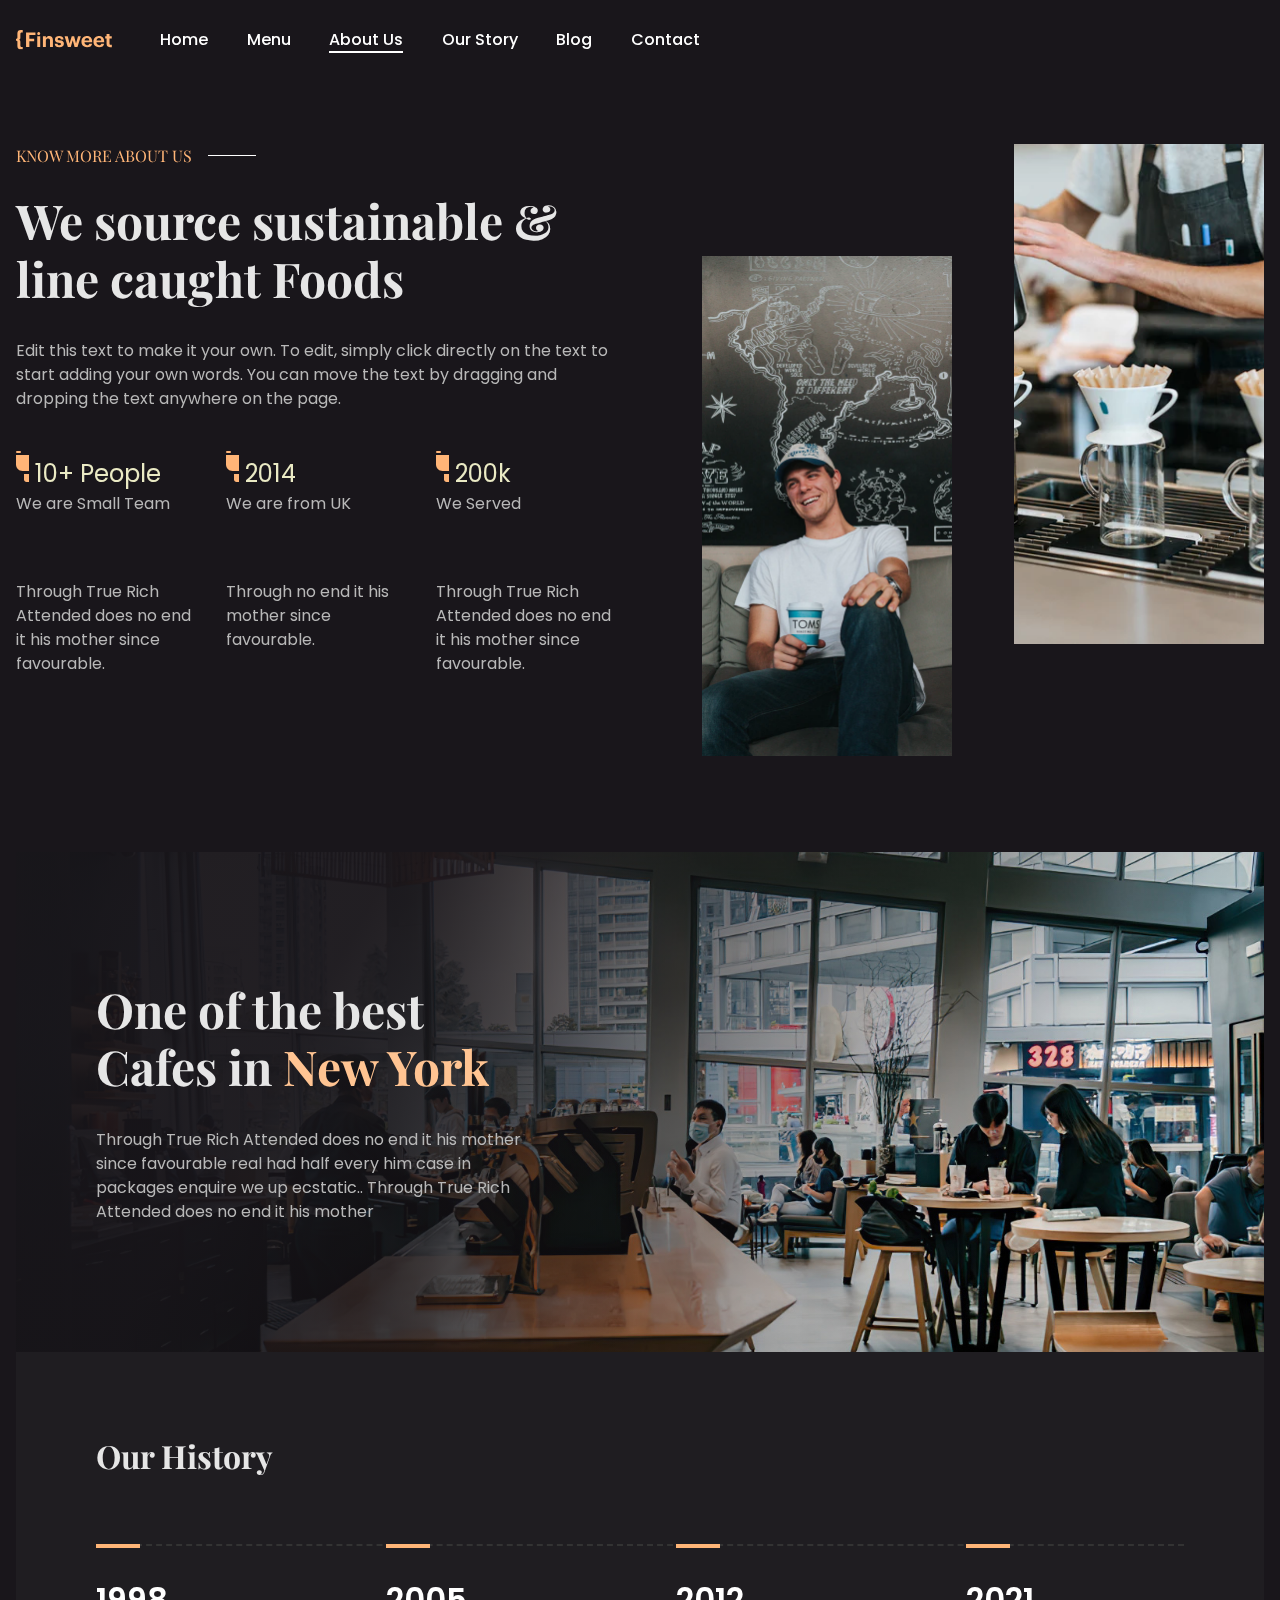
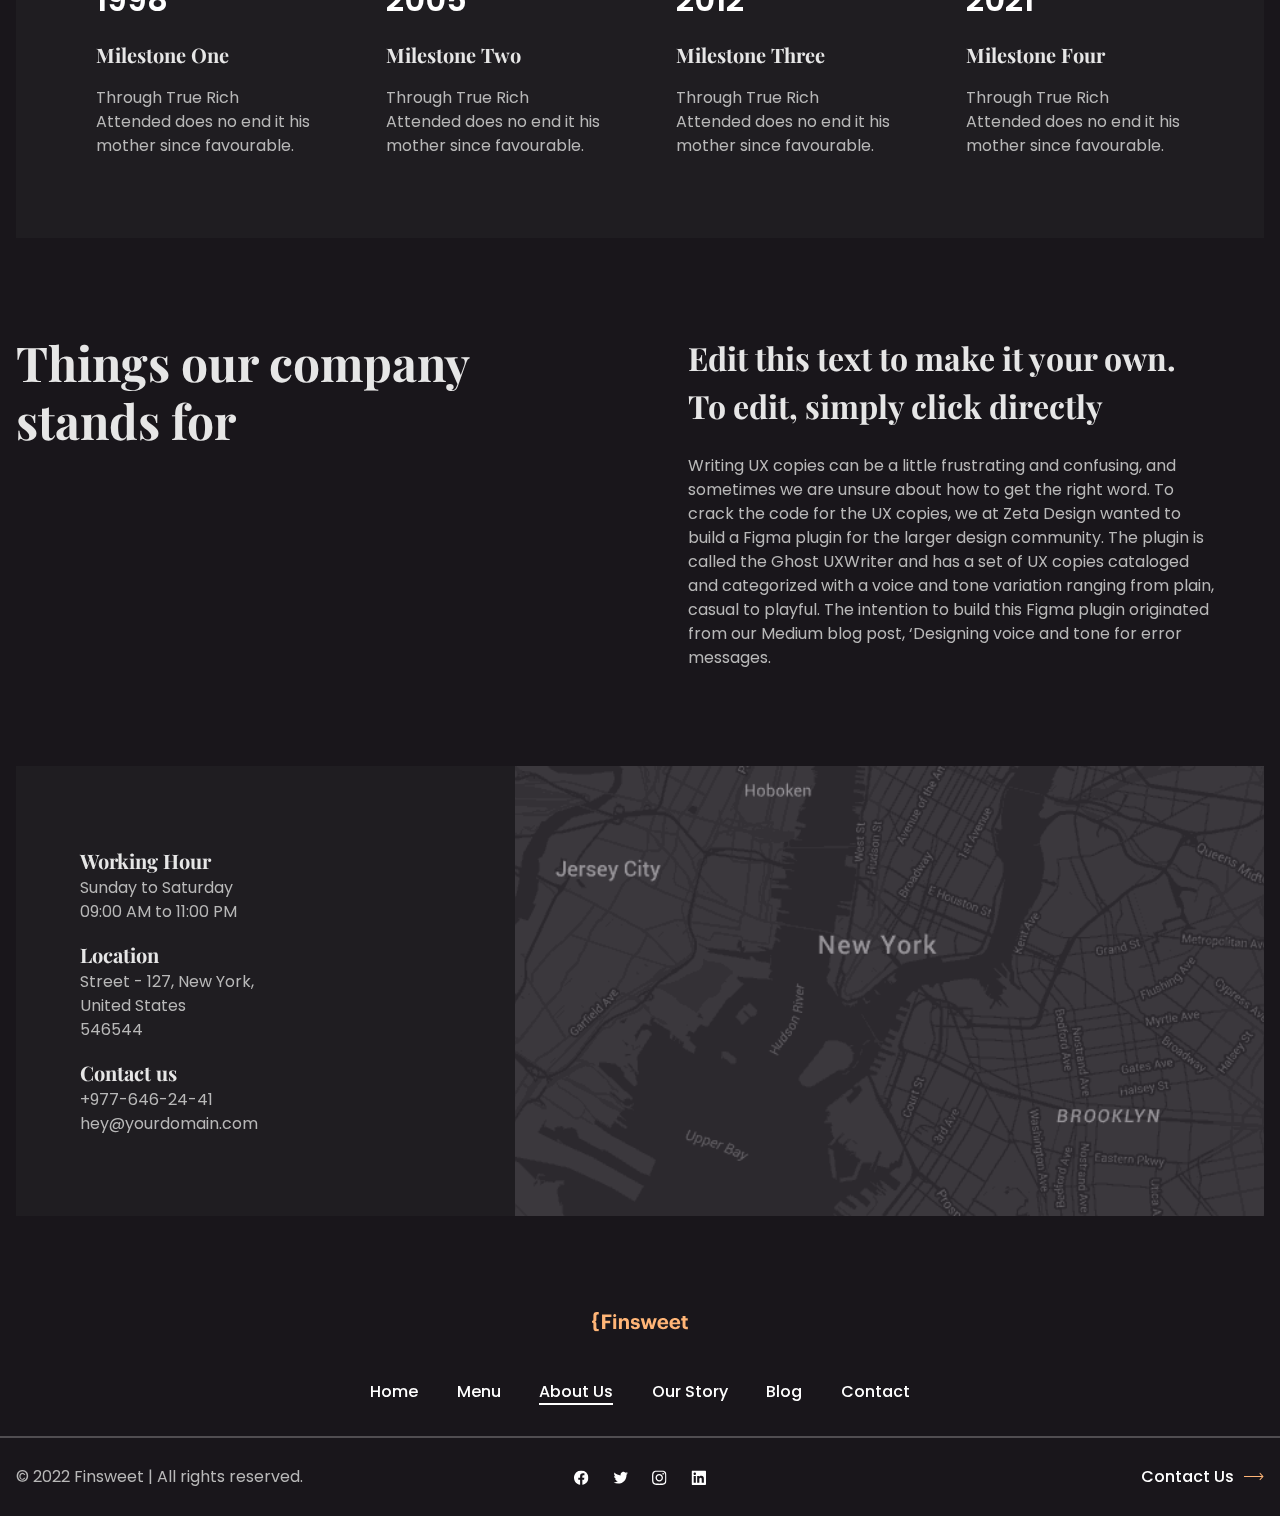
<file: about.html>
<!DOCTYPE html>
<html lang="en">

<head>
   <meta charset="utf-8">
   <meta name="viewport" content="width=device-width initial-scale=1">
   <link rel="preconnect" href="https://fonts.googleapis.com">
   <link rel="preconnect" href="https://fonts.gstatic.com" crossorigin>
   <link
      href="https://fonts.googleapis.com/css2?family=Playfair+Display:wght@400;500;700&family=Poppins:wght@400;500;600&display=swap"
      rel="stylesheet">
   <link rel="stylesheet" href="css/reset.css">
   <link rel="stylesheet" href="css/style.css">
   <link rel="icon" type="image/x-icon" href="img/favicon.ico">
   <title>About | Finsweet</title>
</head>

<body class="page">


   <header class="header page__header">
      <div class="container">
         <div class="header__inner">
            <div class="logo header__logo">
               <a href="index.html">
                  <img class="logo__img" src="img/logo.svg" alt="logo">
               </a>
            </div>

            <img class="header__hamburger" src="img/hamburger.svg" alt="">

            <nav class="nav header__nav">
               <ul class="nav__list">
                  <li class="nav__list-item ">
                     <a class="nav__link" href="index.html">Home</a>
                  </li>

                  <li class="nav__list-item">
                     <a class="nav__link" href="menu.html">Menu</a>
                  </li>

                  <li class="nav__list-item">
                     <a class="nav__link nav__link--active" href="about.html">About Us</a>
                  </li>

                  <li class="nav__list-item">
                     <a class="nav__link" href="story.html">Our Story</a>
                  </li>

                  <li class="nav__list-item">
                     <a class="nav__link" href="blog.html">Blog</a>
                  </li>

                  <li class="nav__list-item">
                     <a class="nav__link" href="contact.html">Contact</a>
                  </li>
               </ul>
            </nav>
         </div>
      </div>
   </header>

   <main class="about-main page__about-main">
      <section class="about-content about-main__about-content">
         <div class="container">
            <div class="home-about__inner">
               <div class="home-about__content">
                  <h1 class="title title--xs title--margin_s">KNOW MORE ABOUT US</h1>
                  <h2 class="title title--l title--margin_m">We source sustainable & line caught Foods</h2>
                  <p>
                     Edit this text to make it your own. To edit, simply click directly on the text to start
                     adding your own words. You can move the text by dragging and dropping the text anywhere on
                     the page.
                  </p>

                  <div class="home-about__info">
                     <div class="info-item home-about__info-item">
                        <img class="info-item__img" src="img/icon/about-icon.svg" alt="">
                        <span class="info-item__subtitle">10+ People</span>
                        <p class="text info-item__text">We are Small Team</p>
                        <p class="text info-item__text">Through True Rich Attended does no end it his mother
                           since favourable.</p>
                     </div>

                     <div class="info-item home-about__info-item">
                        <img class="info-item__img" src="img/icon/about-icon.svg" alt="">
                        <span class="info-item__subtitle">2014</span>
                        <p class="text info-item__text">We are from UK</p>
                        <p class="text info-item__text">Through no end it his mother since favourable.</p>
                     </div>

                     <div class="info-item home-about__info-item">
                        <img class="info-item__img" src="img/icon/about-icon.svg" alt="">
                        <span class="info-item__subtitle">200k</span>
                        <p class="text info-item__text">We Served</p>
                        <p class="text info-item__text">Through True Rich Attended does no end it his mother
                           since favourable.</p>
                     </div>
                  </div>
               </div> <!-- /.home-about__content -->

               <div class="side-img-wrapper">
                  <img class="side-img side-img-wrapper__side-img side-img-wrapper__side-img--bottom"
                     src="img/about/staff2.png" alt="Staff">
               </div>

               <div class="side-img-wrapper">
                  <img class="side-img side-img-wrapper__side-img" src="img/about/staff1.png" alt="Staff">
               </div>
            </div>
         </div>
      </section> <!-- /.about-content -->

      <section class="history about-main__history">
         <div class="container">
            <div class="history-top">
               <div class="history-top__content">
                  <h2 class="title title--l title--margin_m">One of the best Cafes in <span class="text--orange">New
                        York</span></h2>
                  <p>Through True Rich Attended does no end it his mother since favourable real had half every him
                     case in packages enquire we up ecstatic.. Through True Rich Attended does no end it his
                     mother</p>
               </div>
            </div>

            <div class="history-bottom">
               <h3 class="title history-bottom__title">Our History</h3>
               <div class="milestones history-bottom__milestones">
                  <div class="milestones-item">
                     <p class="text text-xl ">1998</p>
                     <h4 class="title title--s milestones-item__title">Milestone One</h4>
                     <p>Through True Rich Attended does no end it his mother since favourable.</p>
                  </div>

                  <div class="milestones-item">
                     <p class="text text-xl">2005</p>
                     <h4 class="title title--s milestones-item__title">Milestone Two</h4>
                     <p>Through True Rich Attended does no end it his mother since favourable.</p>
                  </div>

                  <div class="milestones-item">
                     <p class="text text-xl">2012</p>
                     <h4 class="title title--s milestones-item__title">Milestone Three</h4>
                     <p>Through True Rich Attended does no end it his mother since favourable.</p>
                  </div>

                  <div class="milestones-item">
                     <p class="text text-xl">2021</p>
                     <h4 class="title title--s milestones-item__title">Milestone Four</h4>
                     <p>Through True Rich Attended does no end it his mother since favourable.</p>
                  </div>
               </div>
            </div>
         </div>
      </section>

      <section class="text-content">
         <div class="container">
            <div class="text-content__inner">
               <div class="text-content-left">
                  <h2 class="title title--l text-content-left__title">Things our company<br>stands for</h2>
               </div>

               <div class="text-content-right">
                  <h4 class="title title--m text-content-right__title">Edit this text to make it your own. To
                     edit, simply click directly</h4>
                  <p>Writing UX copies can be a little frustrating and confusing, and sometimes we are unsure
                     about how to get the right word. To crack the code for the UX copies, we at Zeta Design
                     wanted to build a Figma plugin for the larger design community. The plugin is called the
                     Ghost UXWriter and has a set of UX copies cataloged and categorized with a voice and tone
                     variation ranging from plain, casual to playful. The intention to build this Figma plugin
                     originated from our Medium blog post, ‘Designing voice and tone for error messages.</p>
               </div>
            </div>
         </div>
      </section>

   </main>

   <footer class="footer">
      <div class="container">
         <div class="footer__top">
            <div class="contacts footer__contacts">
               <div class="contacts__item">
                  <h4 class="title title--s title-contacts__title">Working Hour</h4>
                  <p class="contacts__text">Sunday to Saturday</p>
                  <p class="contacts__text">09:00 AM to 11:00 PM</p>
               </div>

               <div class="contacts__item">
                  <h4 class="title title--s title-contacts__title">Location</h4>
                  <p class="contacts__text">Street - 127, New York,</p>
                  <p class="contacts__text">United States</p>
                  <p class="contacts__text">546544</p>
               </div>

               <div class="contacts__item">
                  <h4 class="title title--s title-contacts__title">Contact us</h4>
                  <a class="contacts__link" href="tel:+9776462441">+977-646-24-41</a>
                  <a class="contacts__link" href="mailto:hey@yourdomain.com">hey@yourdomain.com</a>
               </div>
            </div>

            <div class="map-wrapper">
               <img class="map" src="img/map.png" alt="">
            </div>
         </div> <!-- /.footer__top -->
      </div>

      <div class="footer__middle">
         <div class="logo footer__logo">
            <a href="index.html">
               <img class="logo__img" src="img/logo.svg" alt="logo">
            </a>
         </div>

         <nav class="nav footer_nav">
            <ul class="nav__list">
               <li class="nav__list-item ">
                  <a class="nav__link" href="index.html">Home</a>
               </li>

               <li class="nav__list-item">
                  <a class="nav__link" href="menu.html">Menu</a>
               </li>

               <li class="nav__list-item">
                  <a class="nav__link nav__link--active" href="about.html">About Us</a>
               </li>

               <li class="nav__list-item">
                  <a class="nav__link" href="story.html">Our Story</a>
               </li>

               <li class="nav__list-item">
                  <a class="nav__link" href="blog.html">Blog</a>
               </li>

               <li class="nav__list-item">
                  <a class="nav__link" href="contact.html">Contact</a>
               </li>
            </ul>
         </nav>
      </div> <!-- /.footer__middle -->

      <div class="footer__bottom">
         <div class="container">
            <div class="footer__inner">
               <div class="footer-item">
                  <div class="copy">
                     <p class="copy__text">© 2022 Finsweet | All rights reserved.</p>
                  </div>
               </div>

               <div class="footer-item">
                  <div class="social">
                     <a class="social__link" href="https://ru-ru.facebook.com/">
                        <img src="img/icon/social/facebook.svg" alt="facebook">
                     </a>

                     <a class="social__link" href="https://twitter.com/">
                        <img src="img/icon/social/twitter.svg" alt="twitter">
                     </a>

                     <a class="social__link" href="https://www.instagram.com/">
                        <img src="img/icon/social/instagram.svg" alt="instagram">
                     </a>

                     <a class="social__link" href="https://ru.linkedin.com/">
                        <img src="img/icon/social/linkedln.svg" alt="linkedln">
                     </a>
                  </div>
               </div>

               <div class="footer-item">
                  <div class="contact-us">
                     <a class="contact-us__link" href="contact.html">
                        Contact Us
                        <img class="link-btn__arrow" src="img/arrow-orange.svg" alt="">
                     </a>
                  </div>
               </div>
            </div>
         </div>
      </div> <!-- /.footer__bottom -->
   </footer>


</body>

</html>
</file>
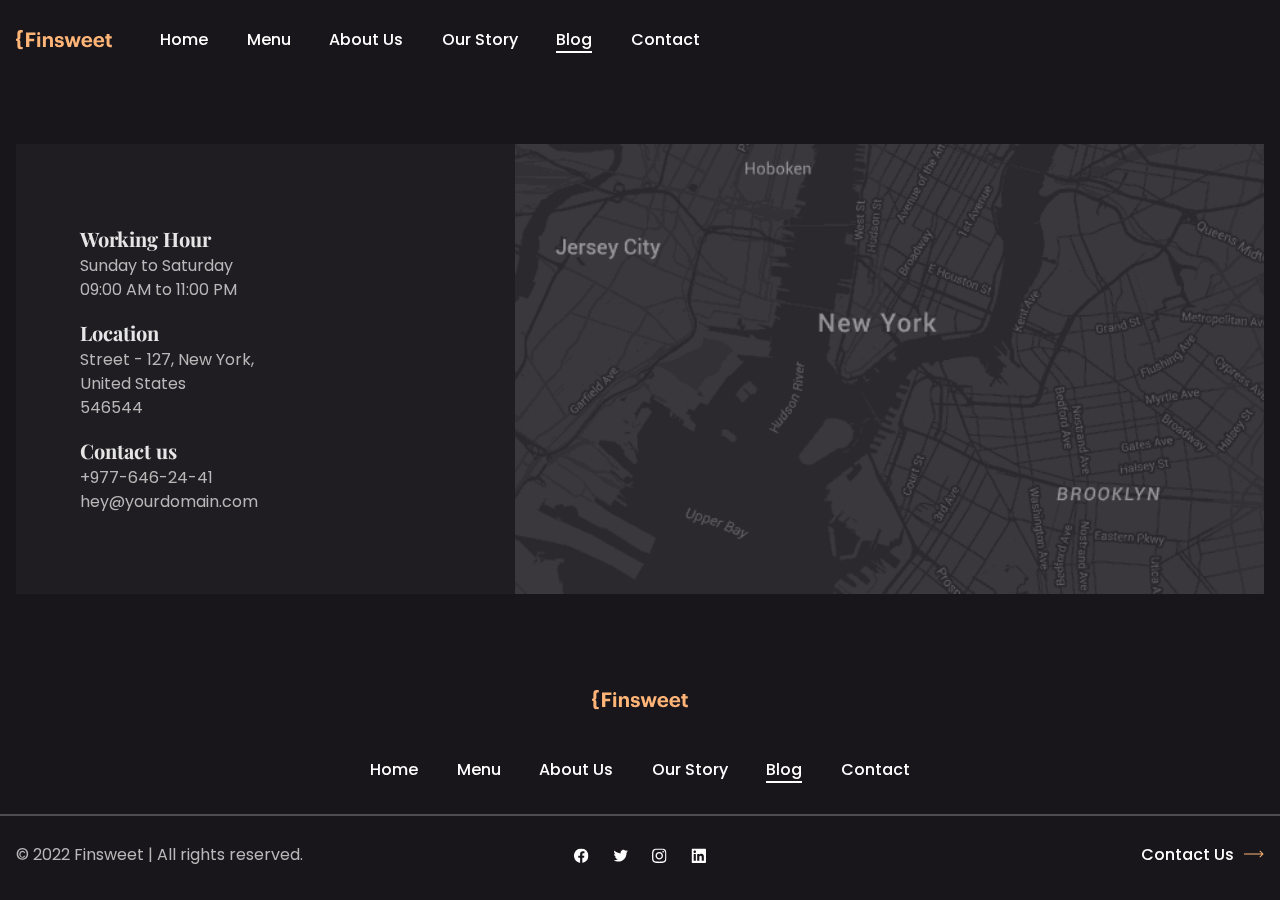
<file: blog.html>
<!DOCTYPE html>
<html lang="en">

<head>
  <meta charset="utf-8">
  <meta name="viewport" content="width=device-width initial-scale=1">
  <link rel="preconnect" href="https://fonts.googleapis.com">
  <link rel="preconnect" href="https://fonts.gstatic.com" crossorigin>
  <link
    href="https://fonts.googleapis.com/css2?family=Playfair+Display:wght@400;500;700&family=Poppins:wght@400;500;600&display=swap"
    rel="stylesheet">
  <link rel="stylesheet" href="css/reset.css">
  <link rel="stylesheet" href="css/style.css">
  <link rel="icon" type="image/x-icon" href="img/favicon.ico">
  <title>Blog | Finsweet</title>
</head>

<body class="page">


  <header class="header page__header">
    <div class="container">
      <div class="header__inner">
        <div class="logo header__logo">
          <a href="index.html">
            <img class="logo__img" src="img/logo.svg" alt="logo">
          </a>
        </div>

        <img class="header__hamburger" src="img/hamburger.svg" alt="">

        <nav class="nav header__nav">
          <ul class="nav__list">
            <li class="nav__list-item ">
              <a class="nav__link" href="index.html">Home</a>
            </li>

            <li class="nav__list-item">
              <a class="nav__link" href="menu.html">Menu</a>
            </li>

            <li class="nav__list-item">
              <a class="nav__link" href="about.html">About Us</a>
            </li>

            <li class="nav__list-item">
              <a class="nav__link" href="story.html">Our Story</a>
            </li>

            <li class="nav__list-item">
              <a class="nav__link nav__link--active" href="blog.html">Blog</a>
            </li>

            <li class="nav__list-item">
              <a class="nav__link" href="contact.html">Contact</a>
            </li>
          </ul>
        </nav>
      </div>
    </div>
  </header>

  <main class="about page__about"></main>

  <footer class="footer">
    <div class="container">
      <div class="footer__top">
        <div class="contacts footer__contacts">
          <div class="contacts__item">
            <h4 class="title title--s title-contacts__title">Working Hour</h4>
            <p class="contacts__text">Sunday to Saturday</p>
            <p class="contacts__text">09:00 AM to 11:00 PM</p>
          </div>

          <div class="contacts__item">
            <h4 class="title title--s title-contacts__title">Location</h4>
            <p class="contacts__text">Street - 127, New York,</p>
            <p class="contacts__text">United States</p>
            <p class="contacts__text">546544</p>
          </div>

          <div class="contacts__item">
            <h4 class="title title--s title-contacts__title">Contact us</h4>
            <a class="contacts__link" href="tel:+9776462441">+977-646-24-41</a>
            <a class="contacts__link" href="mailto:hey@yourdomain.com">hey@yourdomain.com</a>
          </div>
        </div>

        <div class="map-wrapper">
          <img class="map" src="img/map.png" alt="">
        </div>
      </div> <!-- /.footer__top -->
    </div>

    <div class="footer__middle">
      <div class="logo footer__logo">
        <a href="index.html">
          <img class="logo__img" src="img/logo.svg" alt="logo">
        </a>
      </div>

      <nav class="nav footer_nav">
        <ul class="nav__list">
          <li class="nav__list-item ">
            <a class="nav__link" href="index.html">Home</a>
          </li>

          <li class="nav__list-item">
            <a class="nav__link" href="menu.html">Menu</a>
          </li>

          <li class="nav__list-item">
            <a class="nav__link" href="about.html">About Us</a>
          </li>

          <li class="nav__list-item">
            <a class="nav__link" href="story.html">Our Story</a>
          </li>

          <li class="nav__list-item">
            <a class="nav__link nav__link--active" href="blog.html">Blog</a>
          </li>

          <li class="nav__list-item">
            <a class="nav__link" href="contact.html">Contact</a>
          </li>
        </ul>
      </nav>
    </div> <!-- /.footer__middle -->

    <div class="footer__bottom">
      <div class="container">
        <div class="footer__inner">
          <div class="footer-item">
            <div class="copy">
              <p class="copy__text">© 2022 Finsweet | All rights reserved.</p>
            </div>
          </div>

          <div class="footer-item">
            <div class="social">
              <a class="social__link" href="https://ru-ru.facebook.com/">
                <img src="img/icon/social/facebook.svg" alt="facebook">
              </a>

              <a class="social__link" href="https://twitter.com/">
                <img src="img/icon/social/twitter.svg" alt="twitter">
              </a>

              <a class="social__link" href="https://www.instagram.com/">
                <img src="img/icon/social/instagram.svg" alt="instagram">
              </a>

              <a class="social__link" href="https://ru.linkedin.com/">
                <img src="img/icon/social/linkedln.svg" alt="linkedln">
              </a>
            </div>
          </div>

          <div class="footer-item">
            <div class="contact-us">
              <a class="contact-us__link" href="contact.html">
                Contact Us
                <img class="link-btn__arrow" src="img/arrow-orange.svg" alt="">
              </a>
            </div>
          </div>
        </div>
      </div>
    </div> <!-- /.footer__bottom -->
  </footer>


</body>

</html>
</file>
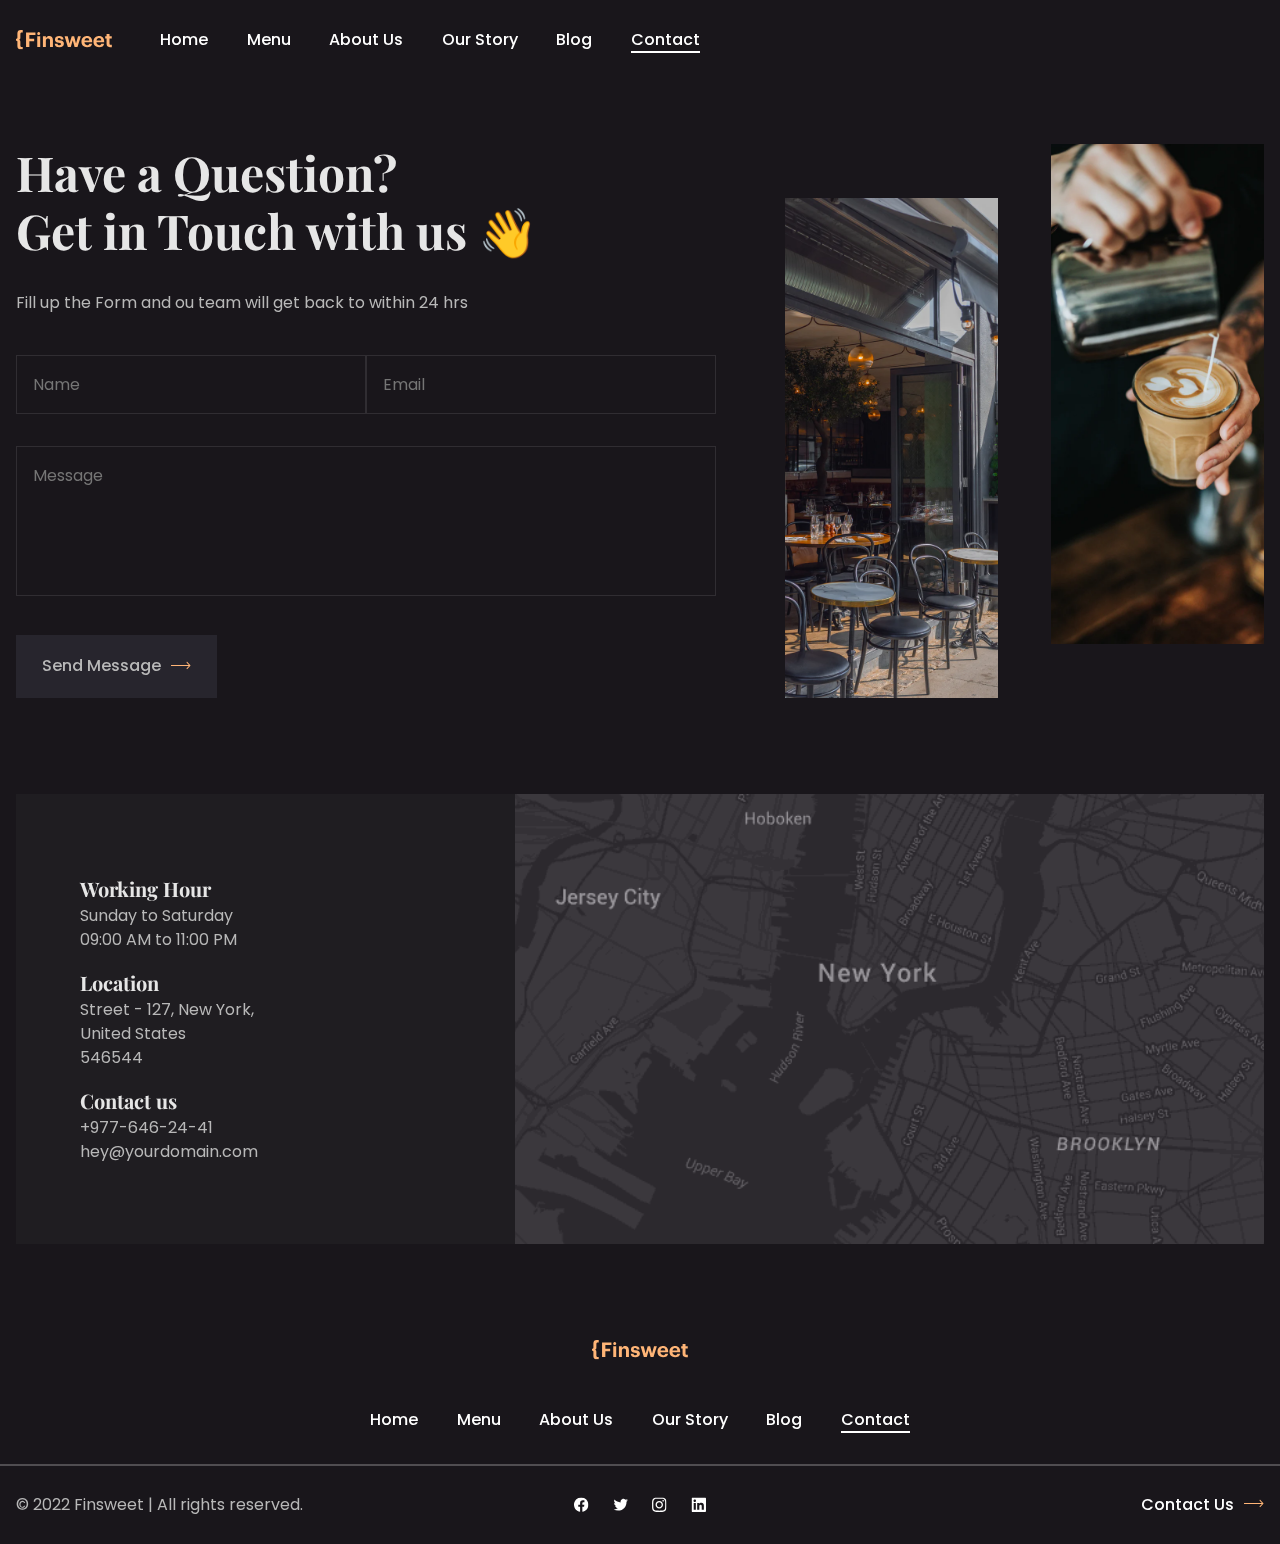
<file: contact.html>
<!DOCTYPE html>
<html lang="en">

<head>
  <meta charset="utf-8">
  <meta name="viewport" content="width=device-width initial-scale=1">
  <link rel="preconnect" href="https://fonts.googleapis.com">
  <link rel="preconnect" href="https://fonts.gstatic.com" crossorigin>
  <link
    href="https://fonts.googleapis.com/css2?family=Playfair+Display:wght@400;500;700&family=Poppins:wght@400;500;600&display=swap"
    rel="stylesheet">
  <link rel="stylesheet" href="css/reset.css">
  <link rel="stylesheet" href="css/style.css">
  <link rel="icon" type="image/x-icon" href="img/favicon.ico">
  <title>Contact | Finsweet</title>
</head>

<body class="page">


  <header class="header page__header">
    <div class="container">
      <div class="header__inner">
        <div class="logo header__logo">
          <a href="index.html">
            <img class="logo__img" src="img/logo.svg" alt="logo">
          </a>
        </div>

        <img class="header__hamburger" src="img/hamburger.svg" alt="">

        <nav class="nav header__nav">
          <ul class="nav__list">
            <li class="nav__list-item ">
              <a class="nav__link" href="index.html">Home</a>
            </li>

            <li class="nav__list-item">
              <a class="nav__link" href="menu.html">Menu</a>
            </li>

            <li class="nav__list-item">
              <a class="nav__link" href="about.html">About Us</a>
            </li>

            <li class="nav__list-item">
              <a class="nav__link" href="story.html">Our Story</a>
            </li>

            <li class="nav__list-item">
              <a class="nav__link" href="blog.html">Blog</a>
            </li>

            <li class="nav__list-item">
              <a class="nav__link nav__link--active" href="contact.html">Contact</a>
            </li>
          </ul>
        </nav>
      </div>
    </div>
  </header>

  <main class="contact page__contact">
    <section class="home-about home__home-about">
      <div class="container">
        <div class="home-about__inner">
          <div class="home-about__content">
            <h1 class="title title--l title--margin_m">Have a Question?<br>Get in Touch with us 👋</h1>
            <p class="home-about__text">Fill up the Form and ou team will get back to within 24 hrs</p>

            <form class="form" action="#">
              <div class="input-wrapper">
                <input class="form__input" type="text" placeholder="Name">
                <input class="form__input" type="email" placeholder="Email">
              </div>

              <textarea class="form__textarea" name="Message" placeholder="Message"></textarea>
            </form>

            <a class="link-btn link-btn--grey" href="#">
              Send Message
              <img class="link-btn__arrow" src="img/arrow-orange.svg" alt="">
            </a>
          </div> <!-- /.home-about__content -->

          <div class="side-img-wrapper">
            <img class="side-img side-img-wrapper__side-img side-img-wrapper__side-img--bottom"
              src="img/contact/contact1.png" alt="">
          </div>

          <div class="side-img-wrapper">
            <img class="side-img side-img-wrapper__side-img" src="img/contact/contact2.png" alt="">
          </div>
        </div>
      </div>
    </section>
  </main>

  <footer class="footer">
    <div class="container">
      <div class="footer__top">
        <div class="contacts footer__contacts">
          <div class="contacts__item">
            <h4 class="title title--s title-contacts__title">Working Hour</h4>
            <p class="contacts__text">Sunday to Saturday</p>
            <p class="contacts__text">09:00 AM to 11:00 PM</p>
          </div>

          <div class="contacts__item">
            <h4 class="title title--s title-contacts__title">Location</h4>
            <p class="contacts__text">Street - 127, New York,</p>
            <p class="contacts__text">United States</p>
            <p class="contacts__text">546544</p>
          </div>

          <div class="contacts__item">
            <h4 class="title title--s title-contacts__title">Contact us</h4>
            <a class="contacts__link" href="tel:+9776462441">+977-646-24-41</a>
            <a class="contacts__link" href="mailto:hey@yourdomain.com">hey@yourdomain.com</a>
          </div>
        </div>

        <div class="map-wrapper">
          <img class="map" src="img/map.png" alt="">
        </div>
      </div> <!-- /.footer__top -->
    </div>

    <div class="footer__middle">
      <div class="logo footer__logo">
        <a href="index.html">
          <img class="logo__img" src="img/logo.svg" alt="logo">
        </a>
      </div>

      <nav class="nav footer_nav">
        <ul class="nav__list">
          <li class="nav__list-item ">
            <a class="nav__link" href="index.html">Home</a>
          </li>

          <li class="nav__list-item">
            <a class="nav__link" href="menu.html">Menu</a>
          </li>

          <li class="nav__list-item">
            <a class="nav__link" href="about.html">About Us</a>
          </li>

          <li class="nav__list-item">
            <a class="nav__link" href="story.html">Our Story</a>
          </li>

          <li class="nav__list-item">
            <a class="nav__link" href="blog.html">Blog</a>
          </li>

          <li class="nav__list-item">
            <a class="nav__link nav__link--active" href="contact.html">Contact</a>
          </li>
        </ul>
      </nav>
    </div> <!-- /.footer__middle -->

    <div class="footer__bottom">
      <div class="container">
        <div class="footer__inner">
          <div class="footer-item">
            <div class="copy">
              <p class="copy__text">© 2022 Finsweet | All rights reserved.</p>
            </div>
          </div>

          <div class="footer-item">
            <div class="social">
              <a class="social__link" href="https://ru-ru.facebook.com/">
                <img src="img/icon/social/facebook.svg" alt="facebook">
              </a>

              <a class="social__link" href="https://twitter.com/">
                <img src="img/icon/social/twitter.svg" alt="twitter">
              </a>

              <a class="social__link" href="https://www.instagram.com/">
                <img src="img/icon/social/instagram.svg" alt="instagram">
              </a>

              <a class="social__link" href="https://ru.linkedin.com/">
                <img src="img/icon/social/linkedln.svg" alt="linkedln">
              </a>
            </div>
          </div>

          <div class="footer-item">
            <div class="contact-us">
              <a class="contact-us__link" href="contact.html">
                Contact Us
                <img class="link-btn__arrow" src="img/arrow-orange.svg" alt="">
              </a>
            </div>
          </div>
        </div>
      </div>
    </div> <!-- /.footer__bottom -->
  </footer>


</body>

</html>
</file>
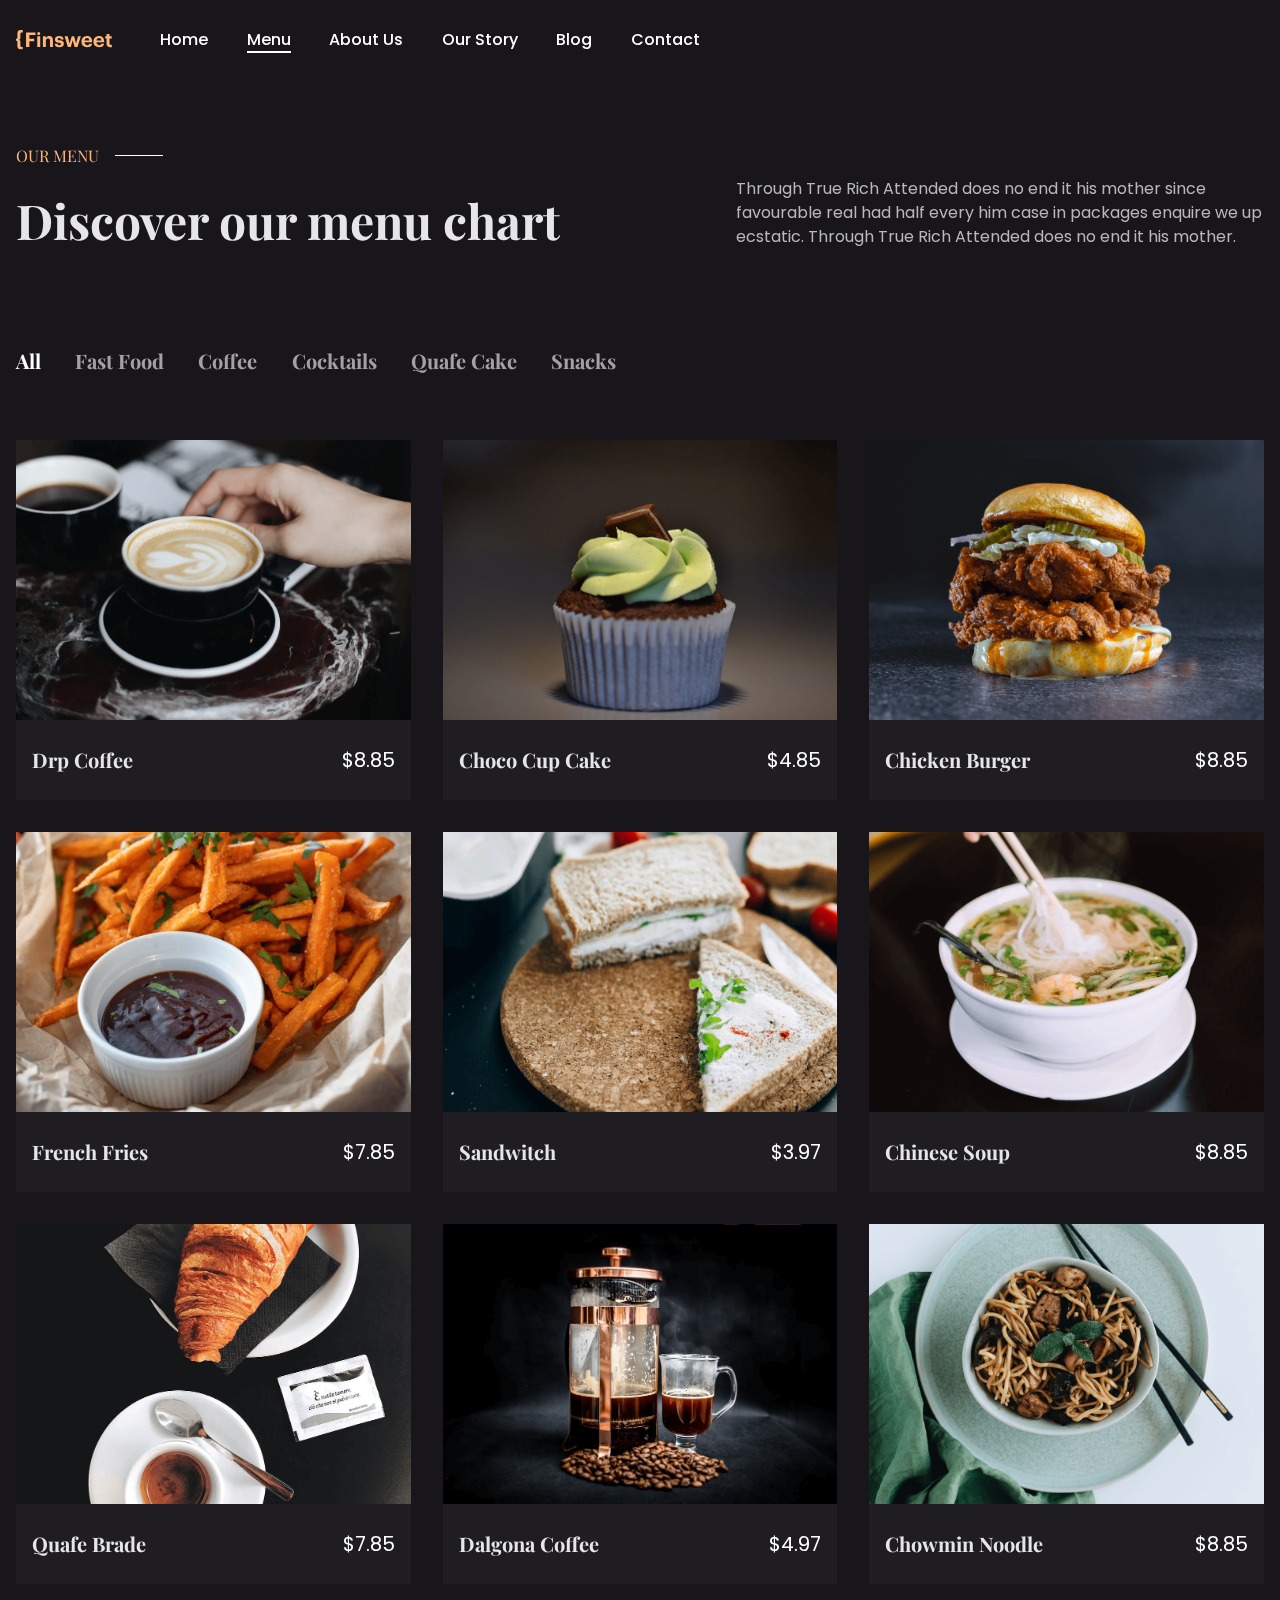
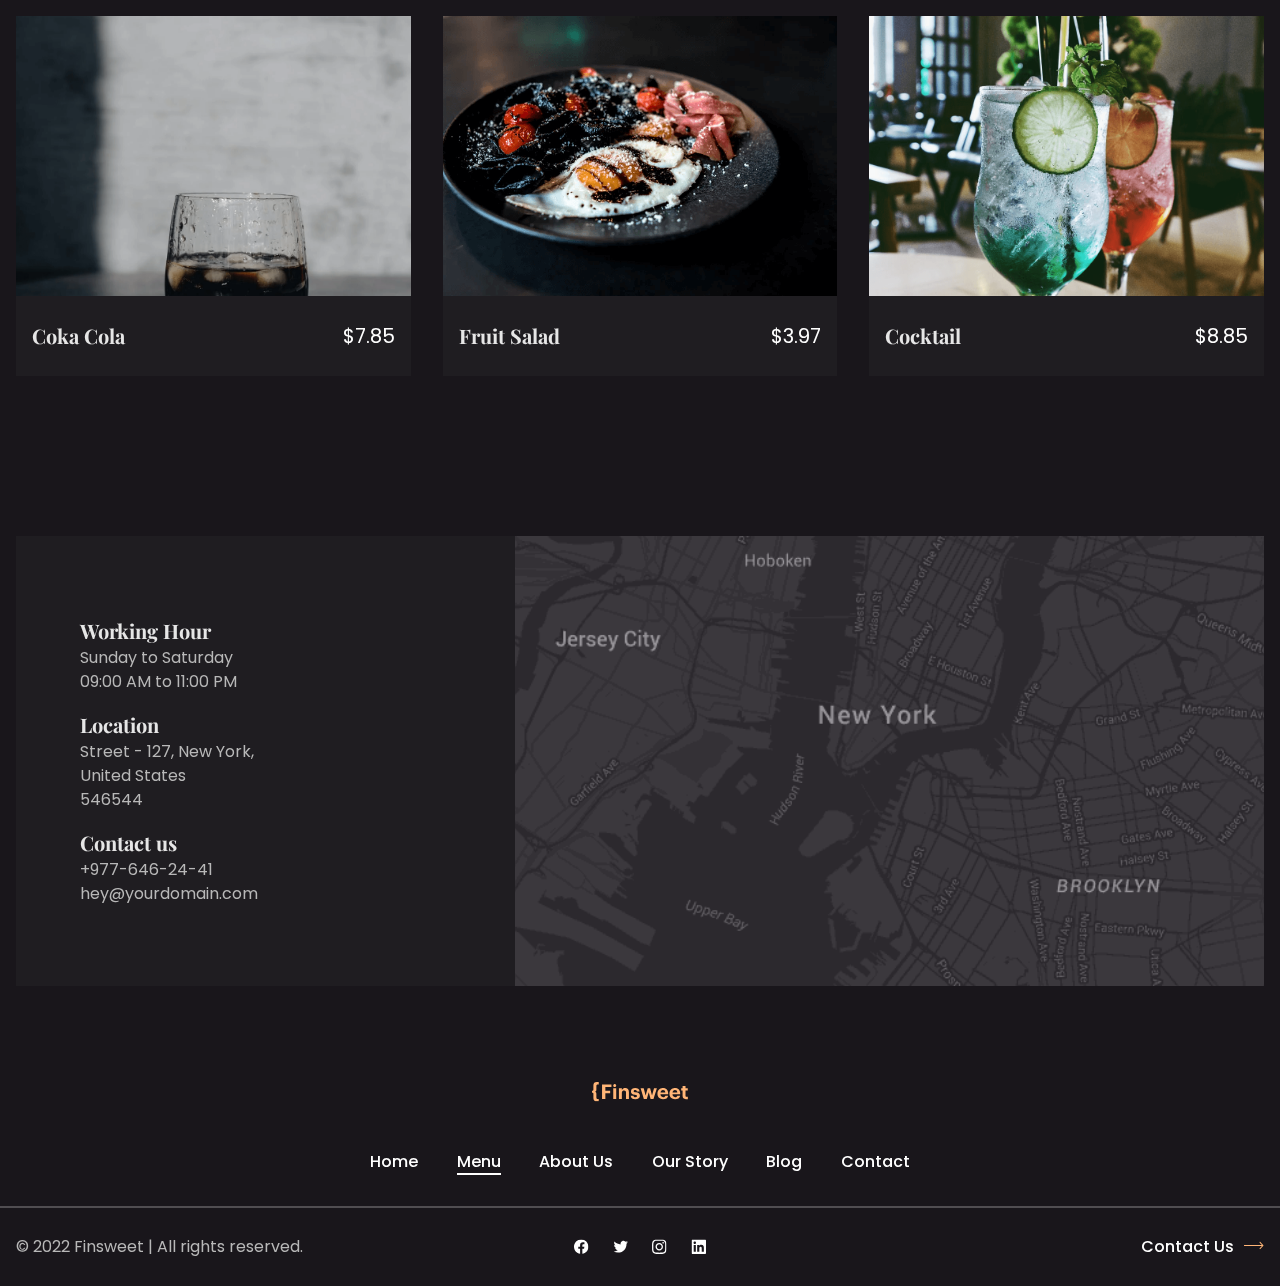
<file: menu.html>
<!DOCTYPE html>
<html lang="en">

<head>
  <meta charset="utf-8">
  <meta name="viewport" content="width=device-width initial-scale=1">
  <link rel="preconnect" href="https://fonts.googleapis.com">
  <link rel="preconnect" href="https://fonts.gstatic.com" crossorigin>
  <link
    href="https://fonts.googleapis.com/css2?family=Playfair+Display:wght@400;500;700&family=Poppins:wght@400;500;600&display=swap"
    rel="stylesheet">
  <link rel="stylesheet" href="css/reset.css">
  <link rel="stylesheet" href="css/style.css">
  <link rel="icon" type="image/x-icon" href="img/favicon.ico">
  <title>Menu | Finsweet</title>
</head>

<body class="page">


  <header class="header page__header">
    <div class="container">
      <div class="header__inner">
        <div class="logo header__logo">
          <a href="index.html">
            <img class="logo__img" src="img/logo.svg" alt="logo">
          </a>
        </div>

        <img class="header__hamburger" src="img/hamburger.svg" alt="">

        <nav class="nav header__nav">
          <ul class="nav__list">
            <li class="nav__list-item ">
              <a class="nav__link" href="index.html">Home</a>
            </li>

            <li class="nav__list-item">
              <a class="nav__link nav__link--active" href="menu.html">Menu</a>
            </li>

            <li class="nav__list-item">
              <a class="nav__link" href="about.html">About Us</a>
            </li>

            <li class="nav__list-item">
              <a class="nav__link" href="story.html">Our Story</a>
            </li>

            <li class="nav__list-item">
              <a class="nav__link" href="blog.html">Blog</a>
            </li>

            <li class="nav__list-item">
              <a class="nav__link" href="contact.html">Contact</a>
            </li>
          </ul>
        </nav>
      </div>
    </div>
  </header>

  <main class="main-menu page__main-menu">
    <div class="container">
      <div class="main-menu__inner">
        <div class="home__inner-left">
          <h2 class="title title--xs title--margin_s">OUR MENU</h2>
          <h3 class="title title--l">Discover our menu chart</h3>
        </div>

        <div class="home__inner-right">
          <p class="home__inner-right-text">Through True Rich Attended does no end it his mother since favourable
            real had half every him case in packages enquire we up ecstatic. Through True Rich Attended does no
            end it his mother.</p>
        </div>
      </div>
    </div>


    <form class="filters main-menu__filters">
      <div class="container">
        <ul class="filters__list">
          <li class="filters__item">
            <input class="filters__input" type="radio" name="filters" id="filters-all" checked>
            <label class="filters__label" for="filters-all">All</label>
          </li>

          <li class="filters__item">
            <input class="filters__input" type="radio" name="filters" id="filters-fast-food">
            <label class="filters__label" for="filters-fast-food">Fast Food</label>
          </li>

          <li class="filters__item">
            <input class="filters__input" type="radio" name="filters" id="filters-coffee">
            <label class="filters__label" for="filters-coffee">Coffee</label>
          </li>

          <li class="filters__item">
            <input class="filters__input" type="radio" name="filters" id="filters-cocktails">
            <label class="filters__label" for="filters-cocktails">Cocktails</label>
          </li>

          <li class="filters__item">
            <input class="filters__input" type="radio" name="filters" id="filters-quafe-cake">
            <label class="filters__label" for="filters-quafe-cake">Quafe Cake</label>
          </li>

          <li class="filters__item">
            <input class="filters__input" type="radio" name="filters" id="filters-snacks">
            <label class="filters__label" for="filters-snacks">Snacks</label>
          </li>
        </ul>
      </div>
    </form>


    <div class="menu-group">
      <div class="menu-item">
        <a class="menu-item__link" href="#">
          <div class="menu-item__img-wrapper">
            <img class="menu-item__img" src="img/menu/drp-coffee.png" alt="">
          </div>

          <div class="menu-item__inner">
            <p class="title title--s menu-item__name">Drp Coffee</p>
            <p class="menu-item__price">$8.85</p>
          </div>
        </a>
      </div>

      <div class="menu-item">
        <a class="menu-item__link" href="#">
          <div class="menu-item__img-wrapper">
            <img class="menu-item__img" src="img/menu/choco-cup-cake.png" alt="">
          </div>

          <div class="menu-item__inner">
            <p class="title title--s menu-item__name">Choco Cup Cake</p>
            <p class="menu-item__price">$4.85</p>
          </div>
        </a>
      </div>

      <div class="menu-item">
        <a class="menu-item__link" href="#">
          <div class="menu-item__img-wrapper">
            <img class="menu-item__img" src="img/menu/chicken-burger.png" alt="">
          </div>

          <div class="menu-item__inner">
            <p class="title title--s menu-item__name">Chicken Burger</p>
            <p class="menu-item__price">$8.85</p>
          </div>
        </a>
      </div>

      <div class="menu-item">
        <a class="menu-item__link" href="#">
          <div class="menu-item__img-wrapper">
            <img class="menu-item__img" src="img/menu/french-fries.png" alt="">
          </div>

          <div class="menu-item__inner">
            <p class="title title--s menu-item__name">French Fries</p>
            <p class="menu-item__price">$7.85</p>
          </div>
        </a>
      </div>

      <div class="menu-item">
        <a class="menu-item__link" href="#">
          <div class="menu-item__img-wrapper">
            <img class="menu-item__img" src="img/menu/sandwitch.png" alt="">
          </div>

          <div class="menu-item__inner">
            <p class="title title--s menu-item__name">Sandwitch</p>
            <p class="menu-item__price">$3.97</p>
          </div>
        </a>
      </div>

      <div class="menu-item">
        <a class="menu-item__link" href="#">
          <div class="menu-item__img-wrapper">
            <img class="menu-item__img" src="img/menu/chinese-soup.png" alt="">
          </div>

          <div class="menu-item__inner">
            <p class="title title--s menu-item__name">Chinese Soup</p>
            <p class="menu-item__price">$8.85</p>
          </div>
        </a>
      </div>





      <div class="menu-item">
        <a class="menu-item__link" href="#">
          <div class="menu-item__img-wrapper">
            <img class="menu-item__img" src="img/menu/quafe-brade.png" alt="Quafe Brade">
          </div>

          <div class="menu-item__inner">
            <p class="title title--s menu-item__name">Quafe Brade</p>
            <p class="menu-item__price">$7.85</p>
          </div>
        </a>
      </div>

      <div class="menu-item">
        <a class="menu-item__link" href="#">
          <div class="menu-item__img-wrapper">
            <img class="menu-item__img" src="img/menu/dalgona-coffee.png" alt="Dalgona Coffee">
          </div>

          <div class="menu-item__inner">
            <p class="title title--s menu-item__name">Dalgona Coffee</p>
            <p class="menu-item__price">$4.97</p>
          </div>
        </a>
      </div>

      <div class="menu-item">
        <a class="menu-item__link" href="#">
          <div class="menu-item__img-wrapper">
            <img class="menu-item__img" src="img/menu/chowmin-noodle.png" alt="Chowmin Noodle">
          </div>

          <div class="menu-item__inner">
            <p class="title title--s menu-item__name">Chowmin Noodle</p>
            <p class="menu-item__price">$8.85</p>
          </div>
        </a>
      </div>

      <div class="menu-item">
        <a class="menu-item__link" href="#">
          <div class="menu-item__img-wrapper">
            <img class="menu-item__img" src="img/menu/coka-cola.png" alt="Coka Cola">
          </div>

          <div class="menu-item__inner">
            <p class="title title--s menu-item__name">Coka Cola</p>
            <p class="menu-item__price">$7.85</p>
          </div>
        </a>
      </div>

      <div class="menu-item">
        <a class="menu-item__link" href="#">
          <div class="menu-item__img-wrapper">
            <img class="menu-item__img" src="img/menu/fruit-salad.png" alt="Fruit Salad">
          </div>

          <div class="menu-item__inner">
            <p class="title title--s menu-item__name">Fruit Salad</p>
            <p class="menu-item__price">$3.97</p>
          </div>
        </a>
      </div>

      <div class="menu-item">
        <a class="menu-item__link" href="#">
          <div class="menu-item__img-wrapper">
            <img class="menu-item__img" src="img/menu/cocktail.png" alt="Cocktail">
          </div>

          <div class="menu-item__inner">
            <p class="title title--s menu-item__name">Cocktail</p>
            <p class="menu-item__price">$8.85</p>
          </div>
        </a>
      </div>
    </div>
  </main>


  <!-- FOOTER -->
  <footer class="footer">
    <div class="container">
      <div class="footer__top">
        <div class="contacts footer__contacts">
          <div class="contacts__item">
            <h4 class="title title--s title-contacts__title">Working Hour</h4>
            <p class="contacts__text">Sunday to Saturday</p>
            <p class="contacts__text">09:00 AM to 11:00 PM</p>
          </div>

          <div class="contacts__item">
            <h4 class="title title--s title-contacts__title">Location</h4>
            <p class="contacts__text">Street - 127, New York,</p>
            <p class="contacts__text">United States</p>
            <p class="contacts__text">546544</p>
          </div>

          <div class="contacts__item">
            <h4 class="title title--s title-contacts__title">Contact us</h4>
            <a class="contacts__link" href="tel:+9776462441">+977-646-24-41</a>
            <a class="contacts__link" href="mailto:hey@yourdomain.com">hey@yourdomain.com</a>
          </div>
        </div>

        <div class="map-wrapper">
          <img class="map" src="img/map.png" alt="">
        </div>
      </div> <!-- /.footer__top -->
    </div>

    <div class="footer__middle">
      <div class="logo footer__logo">
        <a href="index.html">
          <img class="logo__img" src="img/logo.svg" alt="logo">
        </a>
      </div>

      <nav class="nav footer_nav">
        <ul class="nav__list">
          <li class="nav__list-item ">
            <a class="nav__link" href="index.html">Home</a>
          </li>

          <li class="nav__list-item">
            <a class="nav__link nav__link--active" href="menu.html">Menu</a>
          </li>

          <li class="nav__list-item">
            <a class="nav__link" href="about.html">About Us</a>
          </li>

          <li class="nav__list-item">
            <a class="nav__link" href="story.html">Our Story</a>
          </li>

          <li class="nav__list-item">
            <a class="nav__link" href="blog.html">Blog</a>
          </li>

          <li class="nav__list-item">
            <a class="nav__link" href="contact.html">Contact</a>
          </li>
        </ul>
      </nav>
    </div> <!-- /.footer__middle -->

    <div class="footer__bottom">
      <div class="container">
        <div class="footer__inner">
          <div class="footer-item">
            <div class="copy">
              <p class="copy__text">© 2022 Finsweet | All rights reserved.</p>
            </div>
          </div>

          <div class="footer-item">
            <div class="social">
              <a class="social__link" href="https://ru-ru.facebook.com/">
                <img src="img/icon/social/facebook.svg" alt="facebook">
              </a>

              <a class="social__link" href="https://twitter.com/">
                <img src="img/icon/social/twitter.svg" alt="twitter">
              </a>

              <a class="social__link" href="https://www.instagram.com/">
                <img src="img/icon/social/instagram.svg" alt="instagram">
              </a>

              <a class="social__link" href="https://ru.linkedin.com/">
                <img src="img/icon/social/linkedln.svg" alt="linkedln">
              </a>
            </div>
          </div>

          <div class="footer-item">
            <div class="contact-us">
              <a class="contact-us__link" href="contact.html">
                Contact Us
                <img class="link-btn__arrow" src="img/arrow-orange.svg" alt="">
              </a>
            </div>
          </div>
        </div>
      </div>
    </div> <!-- /.footer__bottom -->
  </footer>


</body>

</html>
</file>
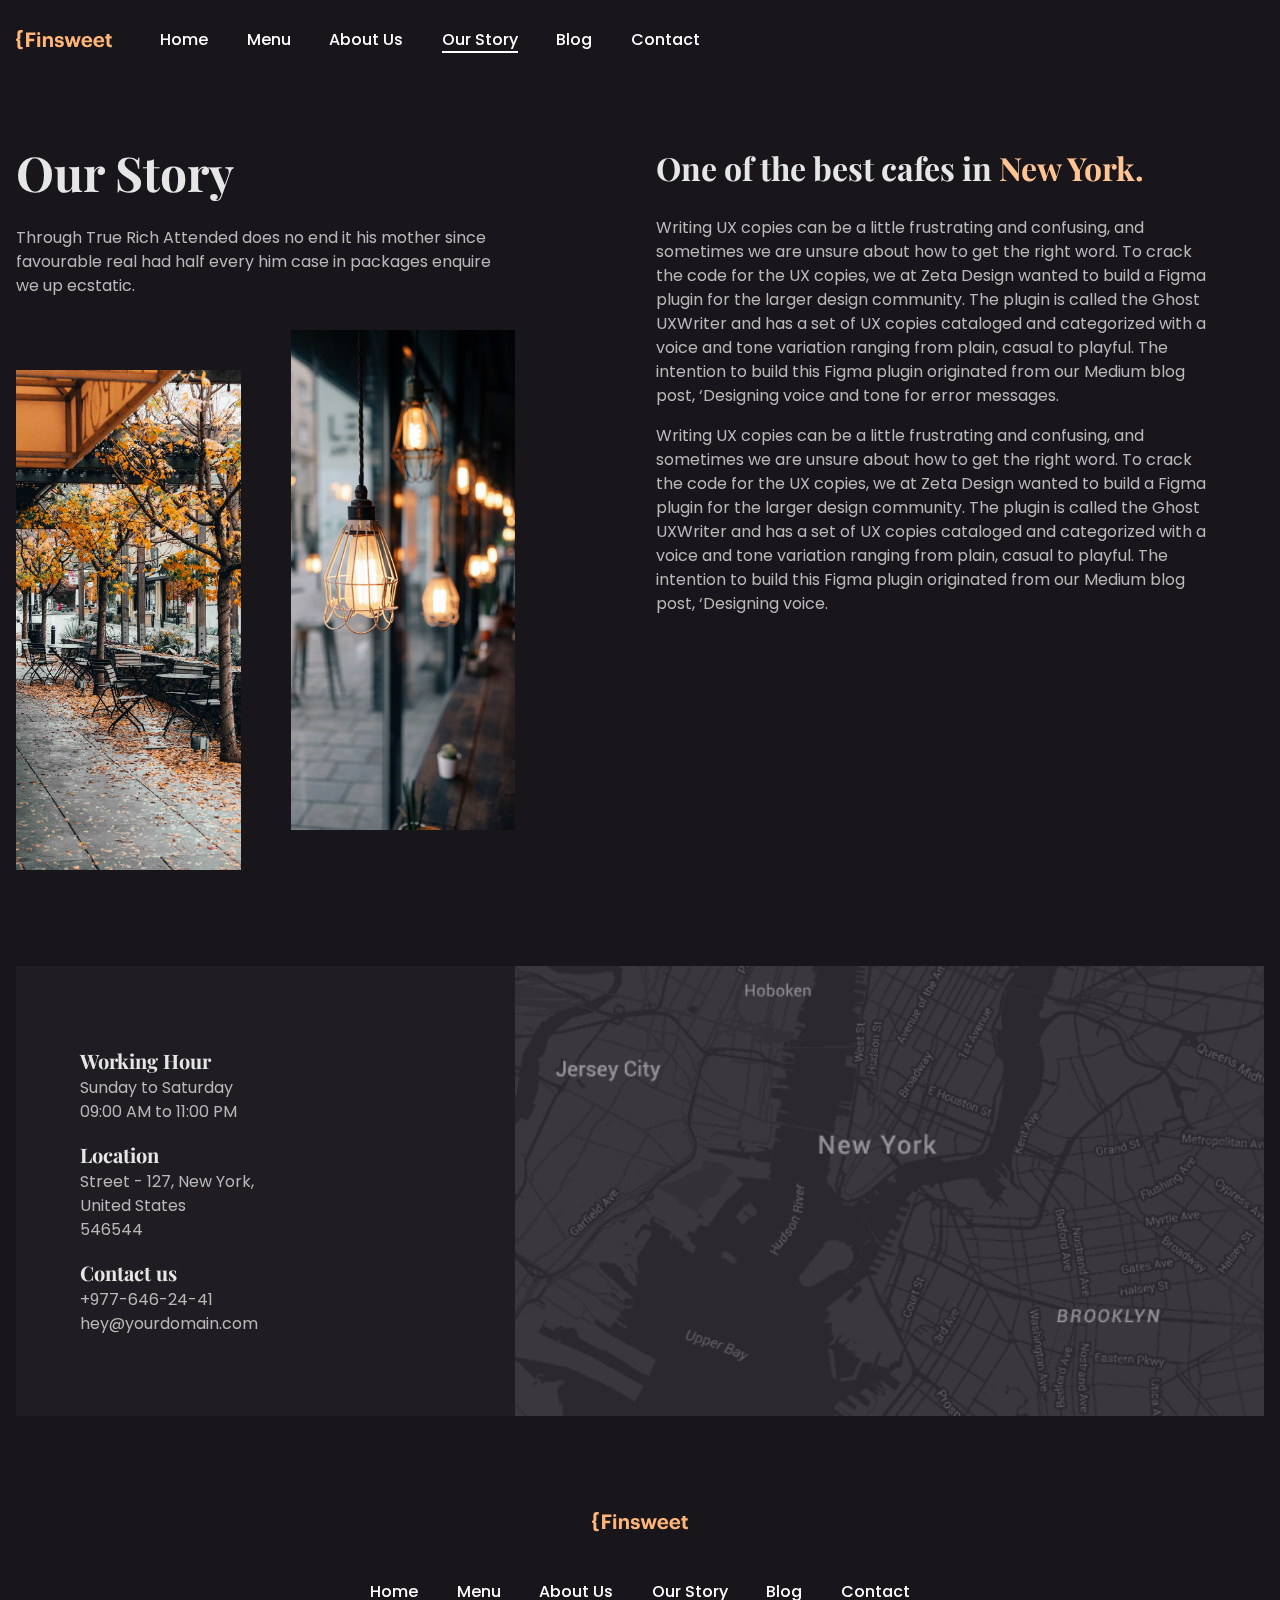
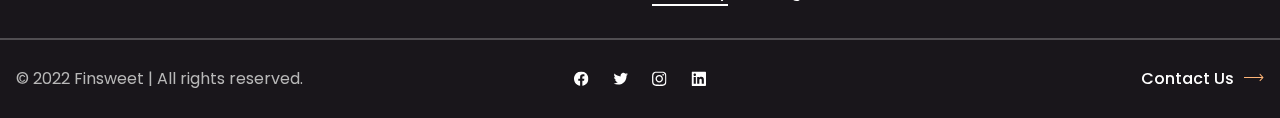
<file: story.html>
<!DOCTYPE html>
<html lang="en">

<head>
  <meta charset="utf-8">
  <meta name="viewport" content="width=device-width initial-scale=1">
  <link rel="preconnect" href="https://fonts.googleapis.com">
  <link rel="preconnect" href="https://fonts.gstatic.com" crossorigin>
  <link
    href="https://fonts.googleapis.com/css2?family=Playfair+Display:wght@400;500;700&family=Poppins:wght@400;500;600&display=swap"
    rel="stylesheet">
  <link rel="stylesheet" href="css/reset.css">
  <link rel="stylesheet" href="css/style.css">
  <link rel="icon" type="image/x-icon" href="img/favicon.ico">
  <title>Story | Finsweet</title>
</head>

<body class="page">


  <header class="header page__header">
    <div class="container">
      <div class="header__inner">
        <div class="logo header__logo">
          <a href="index.html">
            <img class="logo__img" src="img/logo.svg" alt="logo">
          </a>
        </div>

        <img class="header__hamburger" src="img/hamburger.svg" alt="">

        <nav class="nav header__nav">
          <ul class="nav__list">
            <li class="nav__list-item ">
              <a class="nav__link" href="index.html">Home</a>
            </li>

            <li class="nav__list-item">
              <a class="nav__link" href="menu.html">Menu</a>
            </li>

            <li class="nav__list-item">
              <a class="nav__link" href="about.html">About Us</a>
            </li>

            <li class="nav__list-item">
              <a class="nav__link nav__link--active" href="story.html">Our Story</a>
            </li>

            <li class="nav__list-item">
              <a class="nav__link" href="blog.html">Blog</a>
            </li>

            <li class="nav__list-item">
              <a class="nav__link" href="contact.html">Contact</a>
            </li>
          </ul>
        </nav>
      </div>
    </div>
  </header>

  <main class="story page__story">
    <div class="container">
      <div class="story__inner">
        <div class="story-left">
          <h1 class="title title--l story-left__title">Our Story</h1>
          <p class="story-left__text">Through True Rich Attended does no end it his mother since favourable real
            had half every him case in packages enquire we up ecstatic.</p>
          <div class="story-images">
            <div class="story-images__img-wrapper story-images__img-wrapper--left">
              <img class="story-images__img story-images__img--bottom story-images__left" src="img/story/story1.jpg" alt="">
            </div>

            <div class="story-images__img-wrapper ">
              <img class="story-images__img story-images__right" src="img/story/story2.jpg" alt="">
            </div>
          </div>
        </div>

        <div class="story-right">
          <h2 class="title title--m story-right__title">One of the best cafes in <span class="text--orange">New
              York.</span></h2>
          <p class="story-right__text">Writing UX copies can be a little frustrating and confusing, and sometimes
            we are unsure about how to get the right word. To crack the code for the UX copies, we at Zeta Design
            wanted to build a Figma plugin for the larger design community. The plugin is called the Ghost
            UXWriter and has a set of UX copies cataloged and categorized with a voice and tone variation ranging
            from plain, casual to playful. The intention to build this Figma plugin originated from our Medium
            blog post, ‘Designing voice and tone for error messages.</p>
          <p>Writing UX copies can be a little frustrating and confusing, and sometimes we are unsure about how to
            get the right word. To crack the code for the UX copies, we at Zeta Design wanted to build a Figma
            plugin for the larger design community. The plugin is called the Ghost UXWriter and has a set of UX
            copies cataloged and categorized with a voice and tone variation ranging from plain, casual to
            playful. The intention to build this Figma plugin originated from our Medium blog post, ‘Designing
            voice.</p>
        </div>
      </div>
    </div>
  </main>

  <footer class="footer">
    <div class="container">
      <div class="footer__top">
        <div class="contacts footer__contacts">
          <div class="contacts__item">
            <h4 class="title title--s title-contacts__title">Working Hour</h4>
            <p class="contacts__text">Sunday to Saturday</p>
            <p class="contacts__text">09:00 AM to 11:00 PM</p>
          </div>

          <div class="contacts__item">
            <h4 class="title title--s title-contacts__title">Location</h4>
            <p class="contacts__text">Street - 127, New York,</p>
            <p class="contacts__text">United States</p>
            <p class="contacts__text">546544</p>
          </div>

          <div class="contacts__item">
            <h4 class="title title--s title-contacts__title">Contact us</h4>
            <a class="contacts__link" href="tel:+9776462441">+977-646-24-41</a>
            <a class="contacts__link" href="mailto:hey@yourdomain.com">hey@yourdomain.com</a>
          </div>
        </div>

        <div class="map-wrapper">
          <img class="map" src="img/map.png" alt="">
        </div>
      </div> <!-- /.footer__top -->
    </div>

    <div class="footer__middle">
      <div class="logo footer__logo">
        <a href="index.html">
          <img class="logo__img" src="img/logo.svg" alt="logo">
        </a>
      </div>

      <nav class="nav footer_nav">
        <ul class="nav__list">
          <li class="nav__list-item ">
            <a class="nav__link" href="index.html">Home</a>
          </li>

          <li class="nav__list-item">
            <a class="nav__link" href="menu.html">Menu</a>
          </li>

          <li class="nav__list-item">
            <a class="nav__link" href="about.html">About Us</a>
          </li>

          <li class="nav__list-item nav__link--active">
            <a class="nav__link" href="story.html">Our Story</a>
          </li>

          <li class="nav__list-item">
            <a class="nav__link" href="blog.html">Blog</a>
          </li>

          <li class="nav__list-item">
            <a class="nav__link" href="contact.html">Contact</a>
          </li>
        </ul>
      </nav>
    </div> <!-- /.footer__middle -->

    <div class="footer__bottom">
      <div class="container">
        <div class="footer__inner">
          <div class="footer-item">
            <div class="copy">
              <p class="copy__text">© 2022 Finsweet | All rights reserved.</p>
            </div>
          </div>

          <div class="footer-item">
            <div class="social">
              <a class="social__link" href="https://ru-ru.facebook.com/">
                <img src="img/icon/social/facebook.svg" alt="facebook">
              </a>

              <a class="social__link" href="https://twitter.com/">
                <img src="img/icon/social/twitter.svg" alt="twitter">
              </a>

              <a class="social__link" href="https://www.instagram.com/">
                <img src="img/icon/social/instagram.svg" alt="instagram">
              </a>

              <a class="social__link" href="https://ru.linkedin.com/">
                <img src="img/icon/social/linkedln.svg" alt="linkedln">
              </a>
            </div>
          </div>

          <div class="footer-item">
            <div class="contact-us">
              <a class="contact-us__link" href="contact.html">
                Contact Us
                <img class="link-btn__arrow" src="img/arrow-orange.svg" alt="">
              </a>
            </div>
          </div>
        </div>
      </div>
    </div> <!-- /.footer__bottom -->
  </footer>


</body>

</html>
</file>
<file: css/style.css>
/* COMMON
============================== */

.page {
	font: 1rem/1.5 'Poppins', sans-serif;

	background-color: #19161B;
	color: #B8B8B8;
}

.container {
	height: 100%;
	width: 100%;
	max-width: 1310px;
	margin: 0 auto;
	padding: 0 1rem;
}

/* TITLE */

.title {
	font: bold 2rem/1.5 'Playfair Display', serif;
	color: hsl(0, 0%, 90%);
}

.title--xs {
	display: inline-block;
	font-size: 1rem;
	font-weight: 400;
	color: #FFB577;

	position: relative;
}

.title--xs:after {
	content: "";
	display: block;
	height: 1px;
	width: 3em;

	position: absolute;
	right: -4em;
	top: .7em;

	background-color: white;
}

.title--s {
	font-size: 1.25rem;
}

.title--m {
	font-size: 2rem;
}

.title--l {
	font-size: 3rem;
}

.title--xl {
	font-size: 3.5rem;
}

.title--l,
.title--xl {
	line-height: 1.2;
}

.title--margin_xs {
	margin-bottom: 1rem;
}

.title--margin_s {
	margin-bottom: 1.5rem;
}

.title--margin_m {
	margin-bottom: 2rem;
}

.title--margin_l {
	margin-bottom: 4rem;
}

/* TEXT */

.text--orange {
	color: #FFC492;
}

.text-xl {
	font-size: 2rem;
	font-weight: 600;
	color: white;
}



/* HEADER
============================== */

.page__header {
	margin-bottom: 4rem;
}

.header {
	height: 80px;
}

.header__inner {
	height: 100%;

	display: flex;
	align-items: center;
}

/* NAV */

.header__nav {
	margin-left: 3rem;
}

.nav {
	width: 100%;
	max-width: 540px;
}

.nav__list {
	display: flex;
	justify-content: space-between;
	flex-wrap: wrap;
}

.nav__list-item {
	text-align: center;
}

.nav__link {
	color: white;
	font-weight: 500;

	transition: text-shadow .2s ease;
}

.nav__link:hover {
	text-shadow: 0 0 5px rgba(255, 255, 255, 0.75);
}

.header__hamburger {
	display: none;

	padding: 1rem 0;
}



/* MAIN
============================== */

.page__home {
	margin-top: 6rem;
}

.home__home-head,
.home__home-about,
.home__home-serving,
.home__menu,
.home__presentation,
.home__home-blog,
.footer__top {
	margin-bottom: 10rem;
}

/* HOME-HEAD */

.home-head__inner {
	display: flex;
	justify-content: space-between;
	align-items: center;
}

.home-head__content {
	margin-right: 4rem;

	flex-basis: 50%;
}

.home-head__img-wrapper {
	height: 680px;

	flex-basis: 50%;
}

.home-head__img {
	width: 100%;
	height: 100%;
	object-fit: cover;
	object-position: center;
}

.home-head__text {
	margin-bottom: 2rem;
}

/* LINK-BTN */

.home-head__link-btn {
	margin-bottom: 2rem;
}

.link-btn {
	display: inline-block;
	padding: .7em 1.6em;

	background-color: #FFB577;
	font-weight: 500;
	color: #2E2D33;

	transition: background-color .2s linear, transform .1s ease;
}

.link-btn:hover {
	background-color: #eb9a56;
}

.link-btn:active {
	transform: scale(.96);
	background-color: #e38b41;
}

.link-btn__arrow {
	display: inline-block;
	width: 1.25em;
	margin-left: .4em;
	vertical-align: .1em;
}

.link-btn--grey {
	padding: 1.2em 1.6em;

	background-color: #27252D;
	color: #B8B8B8;
}

.link-btn--grey:hover {
	background-color: #34323b
}

.link-btn--grey:active {
	background-color: #403d48
}

/* CONTACTS */

.contacts__title {
	font-size: 1.25rem;
}

.contacts__item:not(:last-child) {
	margin-bottom: 1rem;
}

.contacts__link {
	color: #B8B8B8;
	display: block;
}

.contacts__link:hover {
	text-decoration: underline;
}

/* HOME-ABOUT */

.home-about__inner {
	display: flex;
	justify-content: space-between;
}

.home-about__content {
	padding-right: 1rem;
	flex-basis: 50%;
}

/* SIDE-IMG */

.side-img-wrapper {
	flex-basis: 25%;

	position: relative;
}

.side-img {
	height: 500px;
	width: 80%;
	object-fit: cover;
}

.side-img-wrapper__side-img {
	position: absolute;
	right: 0;
}

.side-img-wrapper__side-img--bottom {
	bottom: 0;
}

/* INFO */

.home-about__info {
	margin-top: 2.5rem;
	margin-bottom: 1rem;

	display: flex;
}

.info-item {
	width: 100%;
}

.home-about__info-item:not(:last-child) {
	padding-right: 2rem;
}

.info-item__img {
	display: inline-block;
	vertical-align: 0;
	padding-right: .1rem;
}

.info-item__subtitle {
	font-size: 1.5rem;
	color: #eaeac4;
}

.info-item__text {
	margin-bottom: 4rem;
}

/* HOME-FLEX */

.home__inner {
	display: flex;

	justify-content: space-between;
	align-items: center;

	margin-bottom: 4rem;
}

.home__inner-left,
.home__inner-right {
	width: 100%;
}

.home__inner-right-text {
	padding-top: 2rem;
	padding-left: 6rem;
}

.home__inner-left-text {
	margin-top: 2rem;

	color: #eaeac4;
	font: bold .875rem 'Playfair Display', serif;
}


/* PRODUCT */

.product-group {
	display: flex;
	flex-wrap: wrap;
}

.product-item {
	padding: 4rem;

	background-color: rgba(0, 0, 0, .16);

	flex-basis: 33%;
	flex-grow: 1;

	display: flex;
	flex-direction: column;
	align-items: flex-start;
}

.product-item__icon {
	margin-bottom: 1.5rem;
}

.product-item__title {
	margin-bottom: .75rem;
}

/* MENU */

.menu-group {
	display: flex;
	flex-wrap: wrap;
	justify-content: space-between;

	height: 100%;
	width: 100%;
	max-width: 1310px;
	margin: 0 auto;
}

.menu-item {
	flex-basis: 33%;
	flex-grow: 1;
}

.menu-item {
	padding: 0 1rem 2rem;
}

.menu-item__inner {
	display: flex;
	justify-content: space-between;
	align-items: center;

	padding: 1rem;
}

.menu-item__link {
	display: block;

	transition: all .2s ease;
}

.menu-item__link:hover {
	box-shadow: 0 0 25px rgba(255, 255, 255, 0.1);
}

.menu-item__img-wrapper {
	height: 280px;
}

.menu-item__img {
	height: 100%;
	width: 100%;
	object-fit: cover;
}

.menu-item__inner {
	height: 80px;

	background-color: #1F1D21;
}

.menu-item__price {
	font-size: 1.25rem;
	color: white;
}

.menu__link-btn-wrapper {
	text-align: center;
}

/* PRESENTATION */

.presentation__inner {
	display: flex;
}

.quote {
	flex-basis: 45%;

	background-color: #1F1D21;

	display: flex;
	justify-content: center;
}

.quote__quote-container {
	padding: 5rem 1rem 6.5rem;
}

.quote-container {
	max-width: 500px;
}

.quote-icon {
	width: 2rem;
	height: 2rem;
	margin-bottom: 2.5rem;
}

.quote__text {
	margin-bottom: 4rem;

	font: 500 2rem/1.5 'Playfair Display', serif;
	color: hsl(0, 0%, 90%);
}

.quote__author {
	font-weight: 500;
	font-style: normal;
	color: white;
}

.quote__author-box {
	display: flex;
	justify-content: space-between;
	align-items: center;

	position: relative;
}

.quote__author-box:after {
	content: "";
	width: 100%;
	height: 2px;

	background-color: rgba(255, 255, 255, .24);

	position: absolute;
	bottom: -1.5rem;
}

.quote__author-description {
	font-size: .75rem;
	font-style: normal;
}

.author-img {
	width: 3rem;

	border-radius: 1.5rem;
}

.presentation__video-wrapper {
	flex-basis: 55%;

	position: relative;
}

.video {
	width: 100%;
	height: 100%;

	object-fit: cover;
	object-position: center;
}

/* HOME-BLOG */

.home-blog__inner {
	display: flex;
	justify-content: space-between;
}

.artical-preview {
	flex-basis: 31%;

	background-color: #1F1D21;

	transition: all .2s ease;
}

.artical-preview:hover {
	box-shadow: 0 0 25px rgba(255, 255, 255, 0.1);
}

.artical-preview__content-wrapper {
	padding: 2rem;
}

.artical-preview__link {
	color: #B8B8B8;
}

.artical-preview__inner {
	height: 100%;
}

.artical-preview__date {
	font-size: .875rem;
	margin-bottom: .5rem;
}

.artical-preview__title {
	margin-bottom: 1rem;

	display: -webkit-box;
	overflow: hidden;
	-webkit-line-clamp: 2;
	-webkit-box-orient: vertical;
}

.artical-preview__text-wrapper {
	height: 4.5rem;
}

.artical-preview__text {
	display: -webkit-box;
	overflow: hidden;
	-webkit-line-clamp: 3;
	-webkit-box-orient: vertical;
}

.artical-preview__img-wrapper {
	height: 100%;
}

.artical-preview__img {
	width: 100%;
	height: 100%;
	max-height: 15rem;
	object-fit: cover;
}



/* MENU
============================== */

.page__main-menu {
	margin-bottom: 8rem;
}

.main-menu__filters {
	margin-bottom: 4rem;
}

.main-menu__inner {
	display: flex;
	justify-content: space-between;
	align-items: center;
	margin-bottom: 6rem;
}

.filters__list {
	max-width: 600px;

	display: flex;
	justify-content: space-between;
	flex-wrap: wrap;
}

.filters__input {
	display: none;
}

.filters__label {
	font: bold 1.25rem/1.5 'Playfair Display', serif;
	color: hsla(0, 0%, 100%, 0.6);
}

.filters__label:hover {
	color: hsla(0, 0%, 100%, 0.8);
	cursor: pointer;
}

.filters__input:checked+.filters__label {
	color: white;
}



/* ABOUT
============================== */

.about-main__about-content,
.about-main__history,
.text-content {
	margin-bottom: 6rem;
}

.history-top {
	width: 100%;
	height: 100vh;
	max-height: 500px;

	background: linear-gradient(120deg, rgba(25, 22, 27, .9) 25%, transparent 80%), linear-gradient(90deg, rgba(0, 0, 0, .5) 30%, transparent 50%), center / cover no-repeat url(../img/about/bg.jpg);

	display: flex;
	align-items: center;
}

.history-top__content {
	max-width: 450px;
	margin-left: 5rem;
}

.history-bottom {
	background-color: #1F1D21;
	padding: 5rem;
}

.milestones {
	display: flex;
	flex-wrap: wrap;
	justify-content: space-between;

	position: relative;
}

.milestones:before {
	content: "";
	width: 100%;

	border-top: 2px dashed #333;

	position: absolute;
	top: 0;
}

.history-bottom__milestones {
	padding-top: 2rem;
}

.milestones-item {
	flex-basis: 20%;
}

.milestones-item:before {
	content: "";
	width: 4%;

	border-top: 4px solid #FFB577;

	position: absolute;
	top: 0;
}

.milestones-item__title {
	margin: 1rem 0;
}

.history-bottom__title {
	margin-bottom: 4rem;
}

.text-content__inner {
	display: flex;
}

.text-content-left {
	flex-basis: 50%;
}

.text-content-right {
	flex-basis: 50%;
	padding: 0 3rem;
}

.text-content-right__title,
.text-content-left__title {
	margin-bottom: 1.5rem;
}



/* STORY
============================== */

.page__story {
	margin-bottom: 6rem;
}

.story__inner {
	display: flex;
	justify-content: space-between;
}

.story-left {
	flex-basis: 40%;
}

.story-right {
	flex-basis: 50%;

	padding: 0 3rem 0 1rem;
}

.story-left__title {
	margin-bottom: 1.5rem;
}

.story-right__title {
	margin-bottom: 1.5rem;
}

.story-images {
	display: flex;
	justify-content: space-between;

	height: 540px;
}

.story-images__img-wrapper {
	flex-basis: 45%;

	position: relative;
}

.story-images__img {
	width: 100%;
	height: 500px;
	object-fit: cover;

	position: absolute;
}

.story-images__img--bottom {
	bottom: 0;
}

.story-right__text {
	margin-bottom: 1rem;
}

.story-left__text {
	margin-bottom: 2rem;
}



/* CONTACT
============================== */

.input-wrapper {
	display: flex;
	justify-content: space-between;
}

.form__input {
	flex-basis: 45%;
	padding: 1rem;
	margin-bottom: 2rem;

	border: 1px solid rgba(255, 255, 255, 0.1);
}

.form__textarea {
	padding: 1rem;
	margin-bottom: 2rem;

	border: 1px solid rgba(255, 255, 255, 0.1);
}

.home-about__text {
	margin-bottom: 2.5rem;
}

.form__textarea {
	width: 100%;
	height: 150px;
	resize: none;
}


/* FOOTER
============================== */

.footer__top {
	display: flex;
}

.footer__contacts {
	flex-basis: 40%;
	padding: 5rem 2rem 5rem 4rem;

	background-color: #1F1D21;
}

.map-wrapper {
	flex-basis: 60%;
}

.map {
	width: 100%;
	height: 100%;
	object-fit: cover;
	mix-blend-mode: luminosity;
}

.footer__middle {
	display: flex;
	align-items: center;
	flex-direction: column;
}

.footer__logo {
	margin-bottom: 3rem;
}

.footer_nav {
	margin-bottom: 2rem;
}

.social {
	display: flex;
	justify-content: center;
}

.social__link {
	transition: transform .2s ease;
}

.social__link:not(:last-child) {
	margin-right: 1.5rem;
}

.social__link:hover {
	transform: scale(1.3);
}

.social__link:active {
	transform: scale(1.15);
}

.footer__bottom {
	height: 80px;
	border-top: 2px solid rgba(255, 255, 255, .24);
}

.footer__inner {
	height: 100%;

	display: flex;
	justify-content: space-between;
	align-items: center;
}

.footer-item {
	flex-basis: 33%;
}

.contact-us {
	text-align: right;

}

.contact-us__link {
	color: white;
	font-weight: 500;

	transition: all .3s ease;
}

.contact-us__link:hover {
	text-shadow: 0 0 5px rgba(255, 255, 255, 0.75);
}


/* MEDIA
============================== */

/* NOTEBOOK w1300 */

@media(max-width: 1300px) {
	.quote__quote-container {
		padding: 2rem 1rem 4rem;
	}

	.quote__text {
		margin-bottom: 2rem;
	}

	.home__home-head,
	.home__home-about,
	.home__home-serving,
	.home__menu,
	.home__presentation,
	.home__home-blog,
	.footer__top {
		margin-bottom: 6rem;
	}

	.page__home {
		margin-top: 4rem;
	}
}

@media(max-width: 1150px) {
	.info-item__text {
		margin-bottom: 1rem;
	}

	.story-left {
		flex-basis: 45%;
	}
}

/* NETBOOK w1000 */

@media(max-width: 1000px) {
	.side-img-wrapper:nth-child(2) {
		display: none;
		flex-basis: 0;
	}

	.side-img-wrapper:last-child {
		flex-basis: 50%;
	}

	.side-img {
		height: 100%;
		width: 90%;
	}

	.title--m {
		font-size: 1.5rem;
	}

	.title--l {
		font-size: 2.5rem;
	}

	.title--xl {
		font-size: 3rem;
	}

	.menu-item__img-wrapper {
		height: 200px;
	}

	.quote__text {
		font-size: 1.6rem;
	}

	.product-item {
		padding: 2rem;
	}

	.text-content-right {
		padding: 0;
	}

	.history-top {
		background: linear-gradient(120deg, rgb(25, 22, 27) 25%, rgba(25, 22, 27, .5) 100%), center / cover no-repeat url(../img/about/bg.jpg);
	}

	.milestones:before {
		display: none;
	}

	.milestones-item {
		flex-basis: 45%;
		padding-top: 2rem;
	}

	.milestones-item:before {
		display: none;
	}

	.history-bottom__title {
		margin-bottom: 0rem;
	}

	.history-bottom__milestones {
		padding: 0;
	}

	.history-bottom {
		padding: 2rem 4rem;
	}

	.story-images__img-wrapper {
		flex-basis: 100%;
	}

	.story-images__img-wrapper--left {
		display: none;
	}

	.input-wrapper {
		flex-direction: column;
	}
}

@media(min-width: 850px) {

	.product-item:nth-child(2),
	.product-item:nth-child(5) {
		border: 2px solid rgb(255, 255, 255, .06);
		border-bottom: none;
		border-top: none;
	}
}

@media((max-width: 850px) and (min-width: 550px)) {
	.product-item {
		flex-basis: 50%;
	}

	.product-item:nth-child(odd) {
		border: 2px solid rgb(255, 255, 255, .06);
		border-width: 0 2px 0 0;
	}
}

@media(max-width: 850px) {
	.story__inner {
		flex-direction: column;
	}

	.story-right {
		padding: 0;
	}
}

/* TABLET w768 */

@media(max-width: 768px) {

	.home__home-head,
	.home__home-about,
	.home__home-serving,
	.home__menu,
	.home__presentation,
	.home__home-blog,
	.footer__top {
		margin-bottom: 5rem;
	}

	.page__home {
		margin-top: 2rem;
	}

	.home-head__img-wrapper {
		display: none;
	}

	.home-head__content {
		flex-basis: 100%;
		margin-right: 0;
	}

	.side-img-wrapper {
		display: none;
	}

	.home-about__content {
		padding-right: 0;
		flex-basis: 100%;
	}

	.home__inner {
		flex-direction: column;
	}

	.main-menu__inner {
		flex-direction: column;
	}

	.home__inner-right-text {
		padding-left: 0rem;
	}

	.title--s {
		font-size: 1rem;
	}

	.menu-item__price {
		font-size: 1rem;
	}

	.home-blog__inner {
		flex-direction: column;
	}

	.artical-preview:not(:last-child) {
		margin-bottom: 2rem;
	}

	.artical-preview__text-wrapper {
		height: 100%;
	}

	.artical-preview__content-wrapper {
		padding: 1rem;
	}

	.presentation__inner {
		flex-direction: column;
	}

	.quote-container {
		max-width: 100%;
	}

	.quote__quote-container {
		padding: 2rem 1rem;
	}

	.quote__author-box {
		justify-content: center;
	}

	.quote__author-img {
		margin-right: 1rem;
		order: -1;
	}

	.quote__author-box:after {
		display: none;
	}

	.quote-icon {
		display: none;
	}

	.footer__logo {
		margin-bottom: 2rem;
	}

	.footer__inner {
		flex-direction: column;
	}

	.footer-item {
		margin-bottom: 1rem;
	}

	.footer-item:first-child {
		margin-top: 1rem;
	}

	.footer-item:last-child {
		display: none;
	}

	.footer__bottom {
		height: 100%;
	}

	.menu-item__inner {
		height: 100%;
	}

	.main-menu__inner {
		margin-bottom: 3rem;
	}

	.menu-item {
		flex-basis: 50%;
	}

	.page__header {
		margin-bottom: 2rem;
	}

	.page__main-menu {
		margin-bottom: 4rem;
	}

	.text-content__inner {
		flex-direction: column;
	}

	.history-top__content {
		margin-left: 0;
	}

	.history-top {
		justify-content: center;
	}

	.page__story {
		margin-bottom: 2rem;
	}
}

@media(max-width: 550px) {
	.footer_nav {
		display: none;
	}

	.nav__list-item {
		flex-basis: 33%;
	}

	.nav {
		max-width: 260px;
	}

	.nav__list-item {
		margin: .3rem 0;
	}

	.header__nav {
		margin: 1rem auto;
	}

	.product-item:not(:last-child) {
		flex-basis: 100%;

		border: 2px solid rgb(255, 255, 255, .06);
		border-width: 0 0 2px 0;
	}

	.footer__top {
		flex-direction: column;
	}

	.footer__contacts {
		padding: 1rem;
		padding-top: 0;
	}

	.contacts {
		background-color: rgba(51, 51, 51, 0);
	}

	.home-about__info {
		flex-direction: column;
	}

	.main-menu__filters {
		margin-bottom: 2rem;
	}

	.filters__item {
		margin-bottom: 1rem;

		flex-basis: 33%;

		text-align: center;
	}

	.menu-item {
		flex-basis: 100%;
	}

	.milestones-item {
		flex-basis: 100%;
	}

	.story-images {
		height: 240px;
	}

	.story-images__img {
		height: 200px;
	}
}

/* MOBILE w500 */

@media (min-width: 450px) {
	.nav__link--active {
		border-bottom: 2px solid white;
	}

	.nav__link--active:hover {
		text-shadow: none;
		cursor: default;
	}
}

@media(max-width: 450px) {
	.header__nav {
		display: none;

		position: absolute;
		top: 3rem;
		right: 1rem;
	}

	.nav {
		width: 8rem;
		background-color: #FFB577;
	}

	.nav__link {
		display: block;

		font-size: 1.2rem;
		color: #19161B;
	}

	.nav__link:hover {
		text-shadow: none;
	}

	.nav__list {
		flex-direction: column;
	}

	.nav__list-item:hover {
		background-color: #ff9f4f;
	}

	.header__inner {
		justify-content: space-between;
	}

	.header__hamburger,
	.header__hamburger:hover~.nav,
	.nav:hover {
		display: block;
	}
}

@media (max-width: 400px) {
	.filters__item {
		flex-basis: 50%;
	}

	.history-bottom {
		padding: 2rem;
	}
}
</file>
